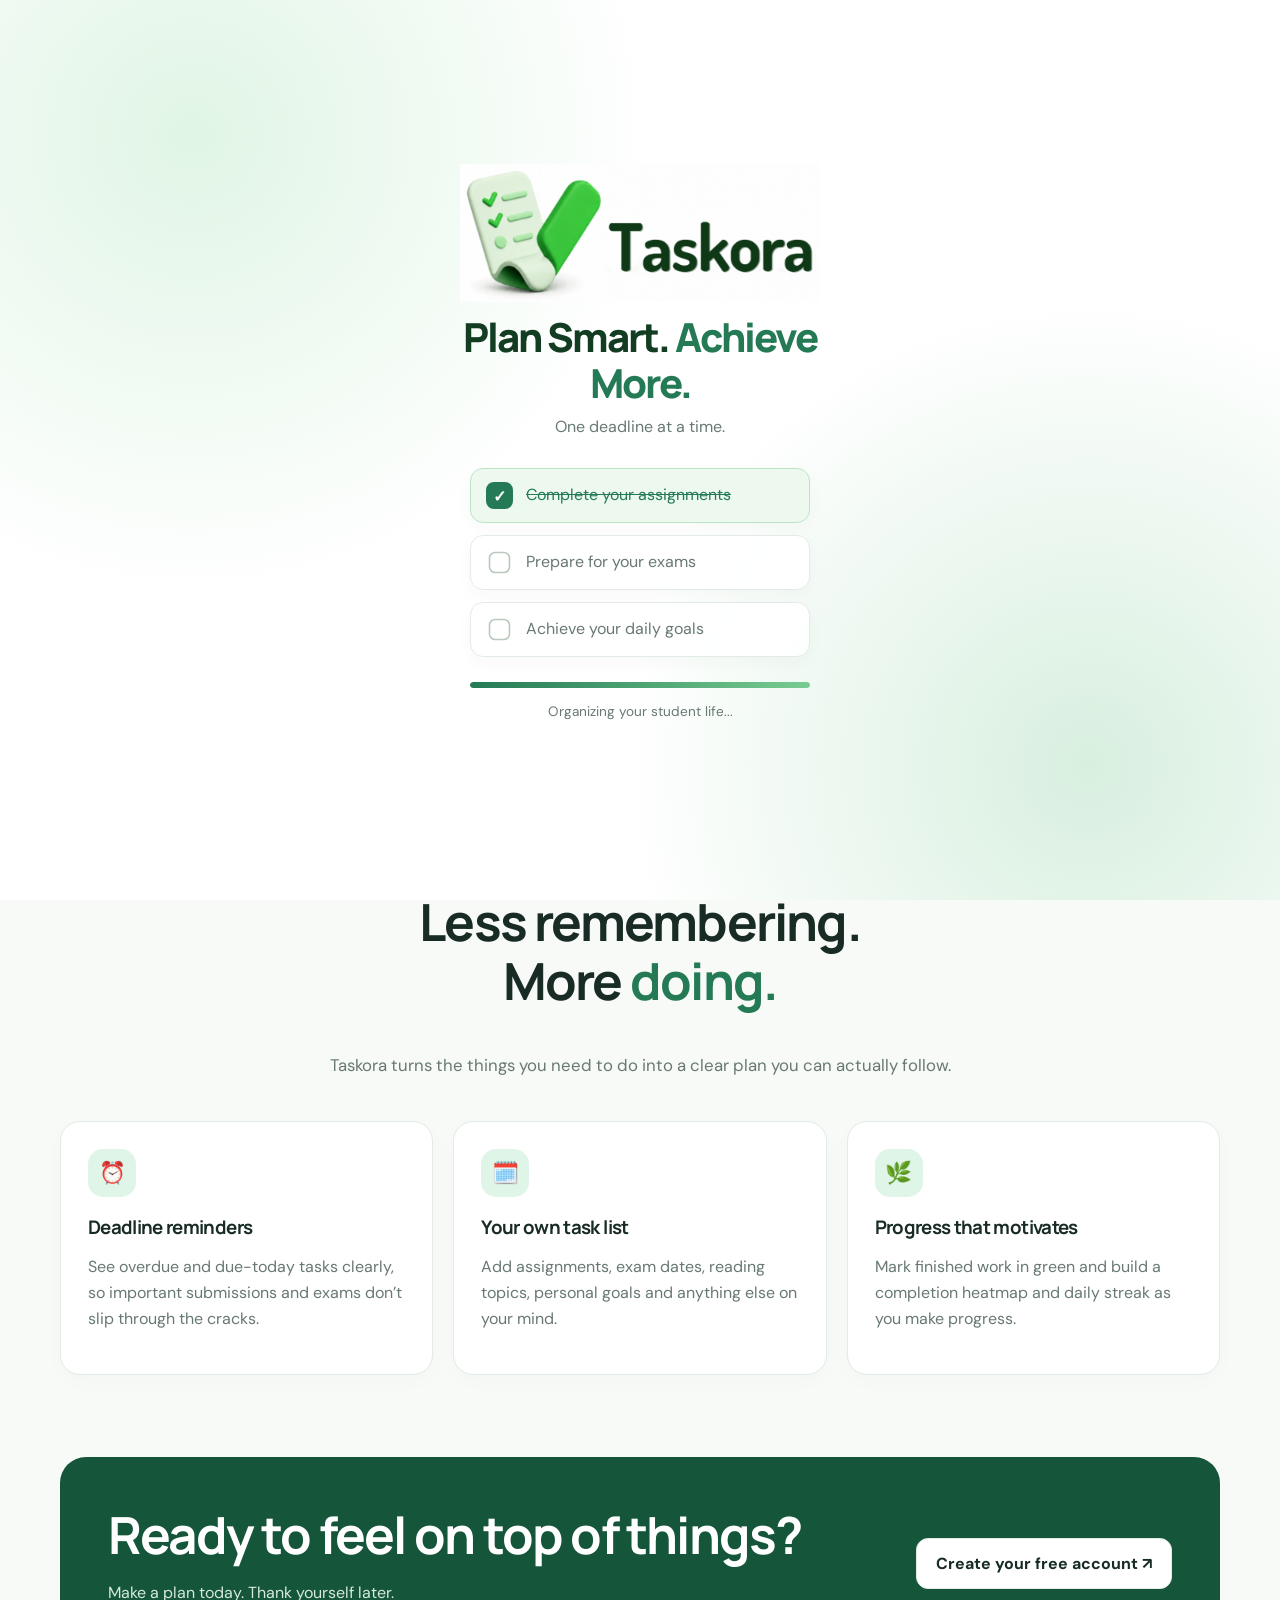
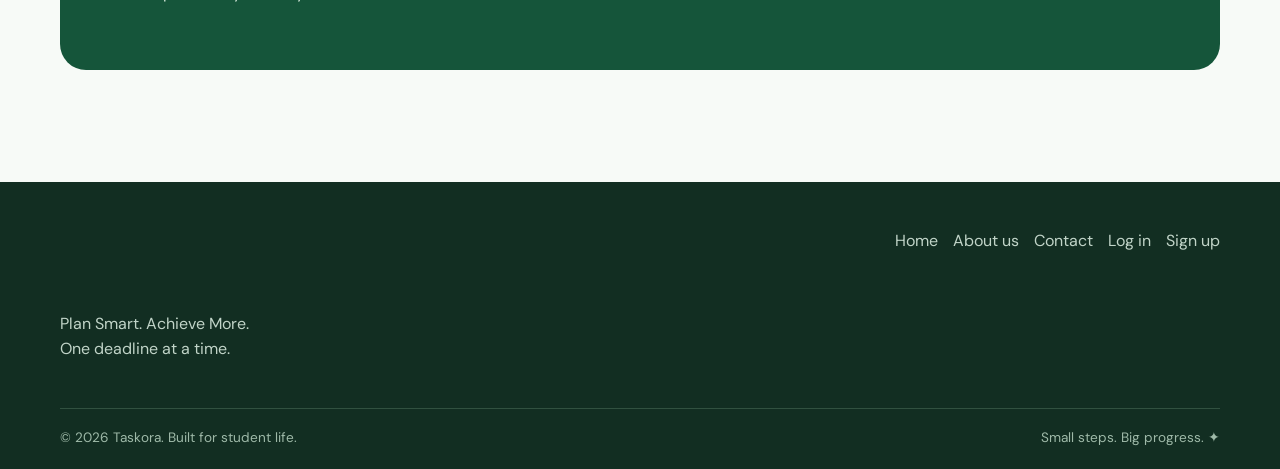
<file: taskora/index.html>
<!DOCTYPE html>
<html lang="en">
<head>
<meta charset="UTF-8">
<meta name="viewport" content="width=device-width,initial-scale=1">
<meta name="description" content="Taskora helps students plan assignments, exams, study sessions, and daily goals.">
<title>
       Taskora — Plan Smart. Achieve More.
    </title>
<link rel="stylesheet" href="assets/css/style.css">
</head><body>
    
<!-- Taskora Animated Splash Screen -->
<div class="splash-screen" id="splashScreen">
    <div class="splash-content">

        <img
            src="assets/images/taskora-logo.png"
            alt="Taskora Logo"
            class="splash-logo"
        >

        <h1 class="splash-title">
            Plan Smart. <span>Achieve More.</span>
        </h1>

        <p class="splash-subtitle">
            One deadline at a time.
        </p>

        <div class="splash-tasks">
            <div class="splash-task">
                <span class="splash-checkbox">✓</span>
                <span>Complete your assignments</span>
            </div>

            <div class="splash-task">
                <span class="splash-checkbox">✓</span>
                <span>Prepare for your exams</span>
            </div>

            <div class="splash-task">
                <span class="splash-checkbox">✓</span>
                <span>Achieve your daily goals</span>
            </div>
        </div>

        <div class="splash-progress">
            <span></span>
        </div>

        <p class="splash-loading">Organizing your student life...</p>

    </div>
</div>

<header class="site-header">
<div class="container nav">

<a class="brand" href="index.html" aria-label="Taskora Home">
    <img
        class="brand-logo"
        src="assets/images/taskora-logo.png"
        alt="Taskora"
    >
</a>

<nav class="nav-links" aria-label="Main navigation">
    <a class="active" href="index.html">Home</a>
    <a class="" href="about.html">About</a>
    <a class="" href="contact.html">Contact</a>
</nav>
<div class="nav-actions"><a class="btn btn-light" href="login.html">Log in</a><a class="btn btn-primary" href="signup.html">Get started ↗</a></div>
</div></header>
<main><section class="hero">
    <div class="container hero-grid">
        <div>
            <span class="eyebrow">✦ Your student life, in sync</span>
            <h1>Make every day a <span>step forward.</span>
            </h1><p class="hero-copy">Assignments, exam dates, reading goals and everyday to-dos — all in one calm space. Stay ahead of deadlines without the last-minute panic.</p>
            <div class="hero-actions"><a class="btn btn-primary" href="signup.html">Start planning free ↗</a><a class="btn btn-light" href="about.html">Explore Taskora</a></div>
            <div class="micro-proof"><div class="avatar-stack"><span>📚</span><span>🎓</span><span>✨</span></div><span>Designed for busy students, made for progress.</span></div>
        </div><div class="hero-art"><div class="orb"></div>
        <div class="hero-panel"><div class="panel-top"><div><small>YOUR WEEK AT A GLANCE</small><h3 style="margin:5px 0 0">A little progress, daily</h3></div><span>🌱</span></div><p style="font-size:.88rem;margin:18px 0 5px">Weekly momentum <b style="float:right;color:#247a55">72%</b></p><div class="progress-line"><span></span></div><div class="demo-task"><span class="demo-check">✓</span><div><strong>Review lecture notes</strong><small>Today · Reading</small></div></div><div class="demo-task"><span class="demo-check">✓</span><div><strong>Submit database assignment</strong><small>Tomorrow · Assignment</small></div></div><div class="demo-task"><span class="demo-check" style="background:#fff0d9;color:#9c5b00">◷</span><div><strong>Prepare for mathematics exam</strong><small>Friday · Exam prep</small></div></div></div><div class="floating-note">🔥 <span>Keep your streak going!</span></div></div></div></section>
<section class="section"><div class="container"><div class="section-head"><span class="eyebrow">Everything in one place</span><h2>Less remembering.<br>More <span style="color:var(--green)">doing.</span></h2><p>Taskora turns the things you need to do into a clear plan you can actually follow.</p></div><div class="feature-grid"><article class="feature-card"><div class="feature-icon">⏰</div><h3>Deadline reminders</h3><p>See overdue and due-today tasks clearly, so important submissions and exams don’t slip through the cracks.</p></article><article class="feature-card"><div class="feature-icon">🗓️</div><h3>Your own task list</h3><p>Add assignments, exam dates, reading topics, personal goals and anything else on your mind.</p></article><article class="feature-card"><div class="feature-icon">🌿</div><h3>Progress that motivates</h3><p>Mark finished work in green and build a completion heatmap and daily streak as you make progress.</p></article></div></div></section>
<section class="section" style="padding-top:0"><div class="container"><div class="cta-band"><div><h2>Ready to feel on top of things?</h2><p>Make a plan today. Thank yourself later.</p></div><a class="btn btn-light" href="signup.html">Create your free account ↗</a></div></div></section></main>
<footer class="site-footer"><div class="container"><div class="footer-top"><div>
    
<a class="brand footer-brand" href="index.html"
   aria-label="Taskora Home">
    <img
        class="brand-logo"
        src="assets/images/taskora-logo.png"
        alt="Taskora"
    >
</a>

    <p>Plan Smart. Achieve More.<br>One deadline at a time.</p></div><div class="footer-links"><a href="index.html">Home</a><a href="about.html">About us</a><a href="contact.html">Contact</a><a href="login.html">Log in</a><a href="signup.html">Sign up</a></div></div><div class="footer-bottom"><span>© 2026 Taskora. Built for student life.</span><span>Small steps. Big progress. ✦</span></div></div></footer><script src="assets/js/splash.js"></script></body></html>
</file>
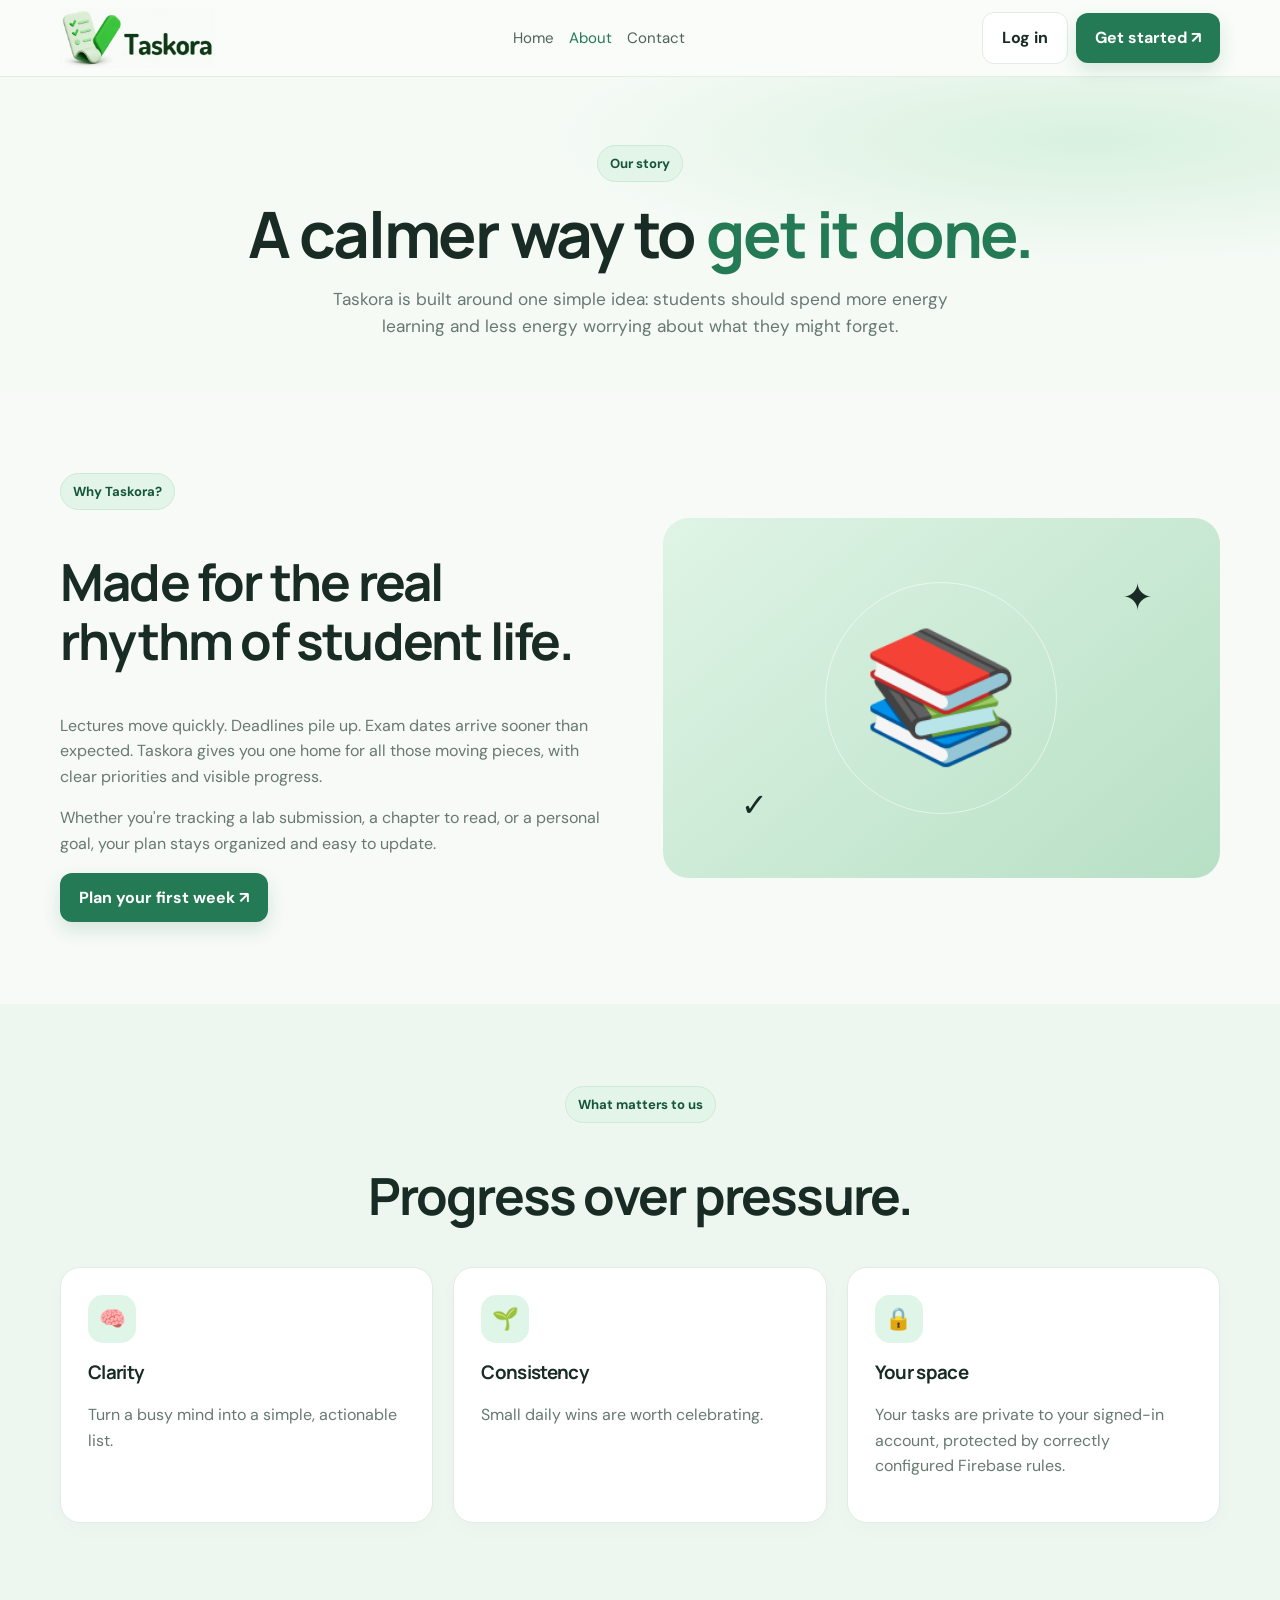
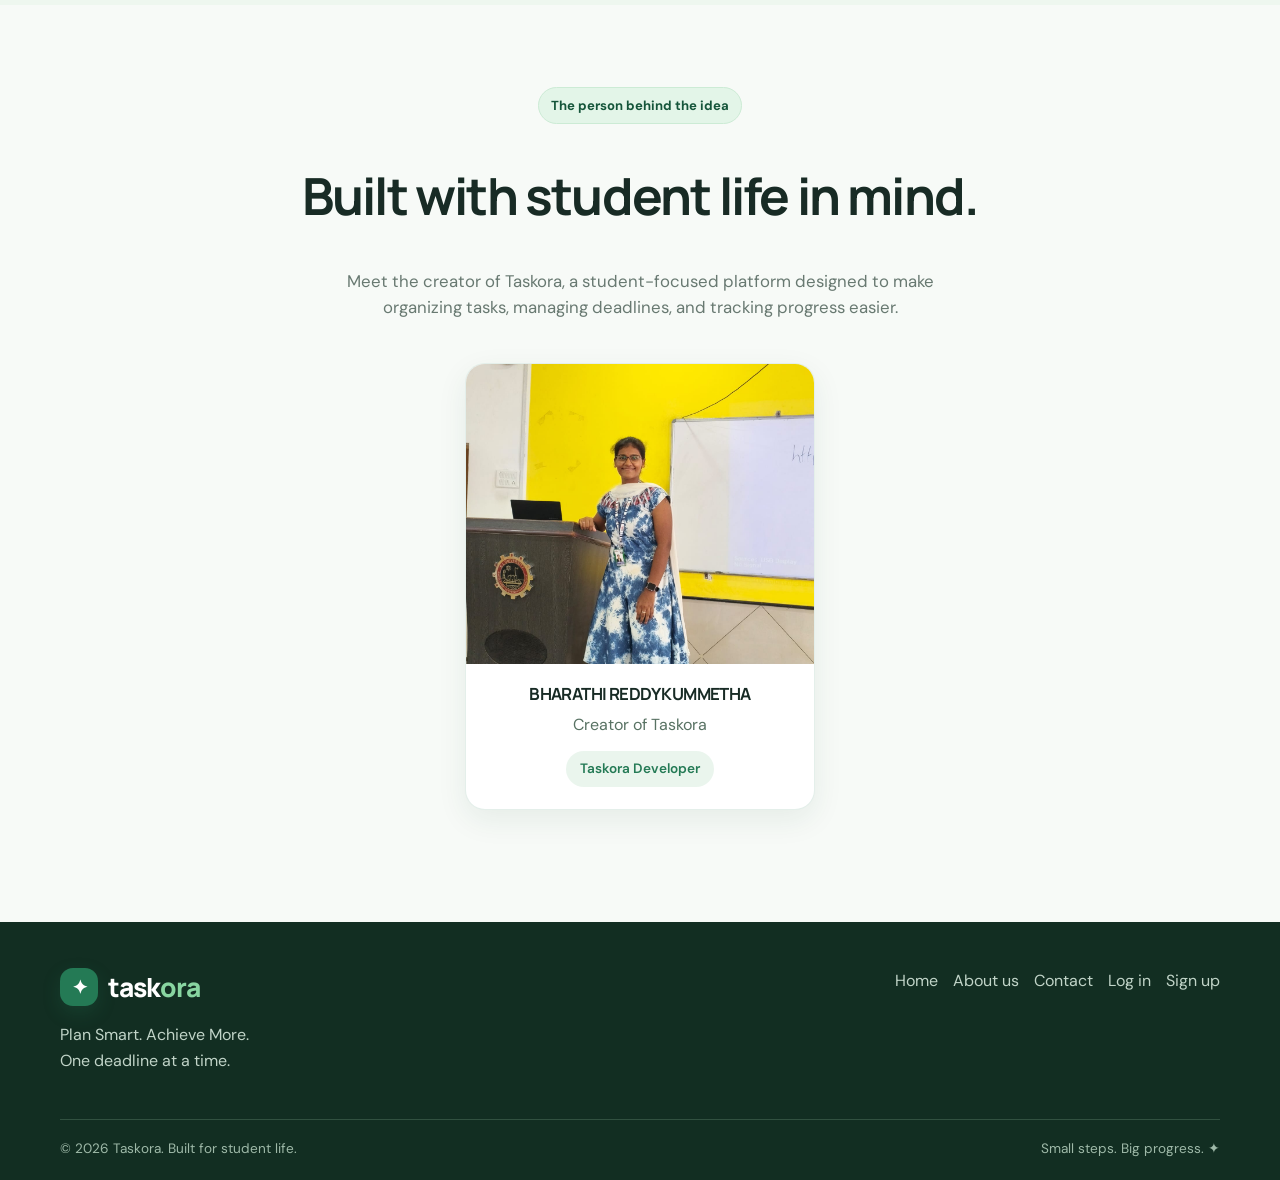
<file: taskora/about.html>
<!DOCTYPE html>
<html lang="en">
<head>
    <meta charset="UTF-8">
    <meta name="viewport" content="width=device-width, initial-scale=1.0">
    <meta name="description" content="Learn about Taskora, a student-friendly task and deadline management platform.">

    <meta name="theme-color" content="#247a55">

    <title>About Taskora | Our Story</title>

    <link rel="stylesheet" href="assets/css/style.css">

    <style>
        /* About page enhancements */
        .team-grid {
            display: grid;
            grid-template-columns: minmax(250px, 350px);
            justify-content: center;
            gap: 24px;
            margin-top: 30px;
        }

        .team-card {
            overflow: hidden;
            text-align: center;
            padding-bottom: 22px;
            border-radius: 20px;
            background: #ffffff;
            border: 1px solid rgba(36, 122, 85, 0.12);
            box-shadow: 0 10px 30px rgba(25, 75, 48, 0.08);
            transition: transform 0.3s ease, box-shadow 0.3s ease;
        }

        .team-card:hover {
            transform: translateY(-8px);
            box-shadow: 0 18px 40px rgba(25, 75, 48, 0.15);
        }

        .team-photo {
            display: block;
            width: 100%;
            height: 300px;
            object-fit: cover;
            object-position: center;
            background: #e1eee4;
        }

        .team-card h3 {
            margin: 20px 12px 8px;
            font-size: 1.05rem;
            overflow-wrap: anywhere;
        }

        .team-card p {
            margin: 0 12px;
            color: #587263;
        }

        .team-role {
            display: inline-block;
            margin-top: 14px;
            padding: 7px 14px;
            border-radius: 30px;
            background: #eaf5ed;
            color: #247a55;
            font-size: 0.85rem;
            font-weight: 600;
        }

        .team-intro {
            max-width: 620px;
            margin: 12px auto 0;
        }

        @media (max-width: 480px) {
            .team-grid {
                grid-template-columns: minmax(0, 1fr);
            }

            .team-photo {
                height: 260px;
            }

            .team-card h3 {
                font-size: 0.98rem;
            }
        }
    </style>
</head>

<body>

    <!-- Navigation -->
    <header class="site-header">
        <div class="container nav">

            

<a class="brand footer-brand" href="index.html"
   aria-label="Taskora Home">
    <img
        class="brand-logo"
        src="assets/images/taskora-logo.png"
        alt="Taskora"
    >
</a>


            <nav class="nav-links" aria-label="Main navigation">
                <a href="index.html">Home</a>
                <a class="active" href="about.html" aria-current="page">About</a>
                <a href="contact.html">Contact</a>
            </nav>

            <div class="nav-actions">
                <a class="btn btn-light" href="login.html">Log in</a>
                <a class="btn btn-primary" href="signup.html">Get started ↗</a>
            </div>

        </div>
    </header>

    <main>

        <!-- Hero section -->
        <section class="page-hero">
            <span class="eyebrow">Our story</span>

            <h1>
                A calmer way to
                <span style="color: var(--green);">get it done.</span>
            </h1>

            <p>
                Taskora is built around one simple idea: students should spend
                more energy learning and less energy worrying about what they
                might forget.
            </p>
        </section>

        <!-- About section -->
        <section class="section">
            <div class="container about-grid">

                <div>
                    <span class="eyebrow">Why Taskora?</span>

                    <h2>Made for the real rhythm of student life.</h2>

                    <p>
                        Lectures move quickly. Deadlines pile up. Exam dates
                        arrive sooner than expected. Taskora gives you one home
                        for all those moving pieces, with clear priorities and
                        visible progress.
                    </p>

                    <p>
                        Whether you're tracking a lab submission, a chapter to
                        read, or a personal goal, your plan stays organized and
                        easy to update.
                    </p>

                    <a class="btn btn-primary" href="signup.html">
                        Plan your first week ↗
                    </a>
                </div>

                <div class="about-visual" aria-label="Illustration of study books">
                    📚

                    <span style="position: absolute; right: 12%; top: 14%; font-size: 2.3rem;">
                        ✦
                    </span>

                    <span style="position: absolute; left: 14%; bottom: 13%; font-size: 2rem;">
                        ✓
                    </span>
                </div>

            </div>
        </section>

        <!-- Values section -->
        <section class="section" style="background: #eef7ef;">
            <div class="container">

                <div class="section-head">
                    <span class="eyebrow">What matters to us</span>
                    <h2>Progress over pressure.</h2>
                </div>

                <div class="values-grid">

                    <article class="value-card">
                        <div class="feature-icon">🧠</div>
                        <h3>Clarity</h3>
                        <p>
                            Turn a busy mind into a simple, actionable list.
                        </p>
                    </article>

                    <article class="value-card">
                        <div class="feature-icon">🌱</div>
                        <h3>Consistency</h3>
                        <p>
                            Small daily wins are worth celebrating.
                        </p>
                    </article>

                    <article class="value-card">
                        <div class="feature-icon">🔒</div>
                        <h3>Your space</h3>
                        <p>
                            Your tasks are private to your signed-in account,
                            protected by correctly configured Firebase rules.
                        </p>
                    </article>

                </div>
            </div>
        </section>

        <!-- Developer profile section -->
        <section class="section">
            <div class="container">

                <div class="section-head">
                    <span class="eyebrow">The person behind the idea</span>

                    <h2>Built with student life in mind.</h2>

                    <p class="team-intro">
                        Meet the creator of Taskora, a student-focused platform
                        designed to make organizing tasks, managing deadlines,
                        and tracking progress easier.
                    </p>
                </div>

                <div class="team-grid">

                    <article class="team-card">

                        <img
                            class="team-photo"
                            src="assets/images/image1.jpeg"
                            alt="Portrait of Bharathi Reddy Kummetha"
                            loading="lazy"
                        >

                        <h3>BHARATHI REDDY KUMMETHA</h3>

                        <p>
                            Creator of Taskora
                        </p>

                        <span class="team-role">
                            Taskora Developer
                        </span>

                    </article>

                </div>

            </div>
        </section>

    </main>

    <!-- Footer -->
    <footer class="site-footer">
        <div class="container">

            <div class="footer-top">

                <div>
                    <a class="brand" href="index.html" aria-label="Taskora home">
                        <span class="brand-mark">✦</span>
                        <span>task<em>ora</em></span>
                    </a>

                    <p>
                        Plan Smart. Achieve More.<br>
                        One deadline at a time.
                    </p>
                </div>

                <div class="footer-links">
                    <a href="index.html">Home</a>
                    <a href="about.html">About us</a>
                    <a href="contact.html">Contact</a>
                    <a href="login.html">Log in</a>
                    <a href="signup.html">Sign up</a>
                </div>

            </div>

            <div class="footer-bottom">
                <span>© 2026 Taskora. Built for student life.</span>
                <span>Small steps. Big progress. ✦</span>
            </div>

        </div>
    </footer>

</body>
</html>
</file>
<file: taskora/assets/css/style.css>
@import url('https://fonts.googleapis.com/css2?family=DM+Sans:wght@400;500;600;700&family=Manrope:wght@400;500;600;700;800&display=swap');
:root{--green:#247a55;--green-dark:#15553a;--mint:#dff5e8;--ink:#182b25;--muted:#687971;--paper:#f7faf7;--white:#fff;--line:#e2ebe5;--orange:#f4a261;--red:#c94c4c;--shadow:0 18px 55px #153f2b12}
*{box-sizing:border-box}html{scroll-behavior:smooth}body{margin:0;font-family:'DM Sans',sans-serif;color:var(--ink);background:var(--paper);line-height:1.6}h1,h2,h3,h4{font-family:Manrope,sans-serif;line-height:1.15;letter-spacing:-.035em}h1{font-size:clamp(2.5rem,6vw,5rem)}h2{font-size:clamp(2rem,4vw,3.2rem)}p{color:var(--muted)}a{color:inherit;text-decoration:none}button,input,textarea,select{font:inherit}button,.btn{cursor:pointer;border:0}.container{width:min(1140px,calc(100% - 40px));margin:auto}.site-header{position:sticky;top:0;z-index:20;background:#f9fcf8eF;backdrop-filter:blur(16px);border-bottom:1px solid #e3ece5}.nav{height:76px;display:flex;align-items:center;justify-content:space-between;gap:24px}.brand{display:inline-flex;align-items:center;gap:10px;font:800 1.35rem Manrope,sans-serif;letter-spacing:-.05em}.brand-mark{width:38px;height:38px;display:grid;place-items:center;border-radius:13px;background:var(--green);color:white;font-size:1.2rem;box-shadow:0 7px 18px #247a5538}.brand em{font-style:normal;color:var(--green)}.nav-links{display:flex;align-items:center;gap:26px;font-size:.94rem;color:#4f6359}.nav-links a:hover,.nav-links a.active{color:var(--green)}.nav-actions{display:flex;align-items:center;gap:10px}.btn{display:inline-flex;align-items:center;justify-content:center;gap:8px;padding:12px 19px;border-radius:12px;font-weight:700;transition:transform .2s,box-shadow .2s,background .2s}.btn:hover{transform:translateY(-2px)}.btn-primary{background:var(--green);color:#fff;box-shadow:0 8px 18px #247a5528}.btn-primary:hover{background:var(--green-dark)}.btn-light{background:#fff;border:1px solid var(--line);color:var(--ink)}.btn-ghost{background:transparent;color:var(--green)}.hero{position:relative;overflow:hidden;padding:84px 0 90px;background:radial-gradient(ellipse at 85% 15%,#d7f2df 0,transparent 33%),radial-gradient(ellipse at 0 85%,#e7f4e7 0,transparent 32%),linear-gradient(130deg,#f9fcf8,#f2faf3)}.hero-grid{display:grid;grid-template-columns:1.05fr .95fr;align-items:center;gap:48px}.eyebrow{display:inline-flex;align-items:center;gap:8px;background:#e3f5e8;color:var(--green-dark);border:1px solid #ccebd5;border-radius:999px;padding:7px 12px;font-weight:700;font-size:.82rem}.hero h1{margin:22px 0 20px}.hero h1 span{color:var(--green)}.hero-copy{font-size:1.12rem;max-width:590px}.hero-actions{display:flex;gap:12px;flex-wrap:wrap;margin:28px 0}.micro-proof{display:flex;align-items:center;gap:12px;color:var(--muted);font-size:.9rem}.avatar-stack{display:flex}.avatar-stack span{width:30px;height:30px;border-radius:50%;display:grid;place-items:center;background:#e3bfa3;border:2px solid white;margin-left:-7px;font-size:.8rem}.avatar-stack span:first-child{margin-left:0;background:#d2e9d9}.hero-art{position:relative;min-height:420px;display:grid;place-items:center}.orb{position:absolute;width:340px;height:340px;border-radius:50%;background:linear-gradient(145deg,#dff5e6,#b6e4c7);filter:blur(1px);animation:float 7s ease-in-out infinite}.hero-panel{position:relative;width:min(100%,420px);padding:25px;border-radius:25px;background:#ffffffed;border:1px solid white;box-shadow:0 28px 75px #235f3b22;transform:rotate(2deg);animation:rise .8s ease both}.panel-top{display:flex;justify-content:space-between;align-items:center}.panel-top small,.muted{color:var(--muted)}.progress-line{height:8px;border-radius:9px;background:#edf2ee;overflow:hidden;margin:8px 0 18px}.progress-line span{display:block;width:72%;height:100%;background:linear-gradient(90deg,#247a55,#83c99a);border-radius:9px}.demo-task{display:flex;align-items:center;gap:12px;padding:13px 0;border-bottom:1px solid #edf1ed}.demo-task:last-child{border:0}.demo-check{width:25px;height:25px;display:grid;place-items:center;border-radius:8px;background:#e2f4e7;color:var(--green)}.demo-task strong{display:block;font-size:.92rem}.demo-task small{color:var(--muted)}.floating-note{position:absolute;right:-2px;bottom:36px;padding:14px 17px;background:white;border-radius:15px;box-shadow:var(--shadow);font-weight:700;animation:float 5s ease-in-out infinite}.floating-note span{color:var(--green)}.section{padding:82px 0}.section-head{text-align:center;max-width:700px;margin:0 auto 42px}.section-head p{font-size:1.05rem}.feature-grid,.values-grid{display:grid;grid-template-columns:repeat(3,1fr);gap:20px}.feature-card,.value-card{background:#fff;border:1px solid var(--line);padding:27px;border-radius:20px;box-shadow:0 6px 22px #153f2b05;transition:transform .25s,box-shadow .25s}.feature-card:hover,.value-card:hover{transform:translateY(-6px);box-shadow:var(--shadow)}.feature-icon{width:48px;height:48px;border-radius:15px;display:grid;place-items:center;background:var(--mint);font-size:1.35rem}.feature-card h3{margin:20px 0 8px}.cta-band{background:var(--green-dark);color:#fff;padding:48px;border-radius:26px;display:flex;justify-content:space-between;align-items:center;gap:20px}.cta-band h2{margin:0;color:#fff}.cta-band p{color:#d5e9dc}.page-hero{padding:68px 0 50px;background:radial-gradient(ellipse at 85% 20%,#d8f1df,transparent 35%),#f5faf5;text-align:center}.page-hero h1{font-size:clamp(2.4rem,5vw,4rem);margin:15px auto}.page-hero p{max-width:680px;margin:0 auto;font-size:1.08rem}.about-grid{display:grid;grid-template-columns:1fr 1fr;align-items:center;gap:45px}.about-visual{min-height:360px;border-radius:26px;background:linear-gradient(140deg,#dff4e5,#b7e0c5);display:grid;place-items:center;font-size:8rem;position:relative;overflow:hidden}.about-visual:after{content:"";position:absolute;width:230px;height:230px;border:1px solid #fff8;border-radius:50%;animation:spin 22s linear infinite}.team-grid{display:grid;grid-template-columns:repeat(3,1fr);gap:22px}.team-card{overflow:hidden;background:white;border:1px solid var(--line);border-radius:20px;text-align:center;padding-bottom:24px}.team-photo{height:210px;width:100%;object-fit:cover;background:#e1eee4}.team-card h3{margin:18px 0 4px}.team-card p{margin:0}.contact-grid{display:grid;grid-template-columns:.8fr 1.2fr;gap:28px}.contact-info,.form-card,.auth-card,.profile-card,.panel-card{background:#fff;border:1px solid var(--line);border-radius:22px;padding:28px;box-shadow:var(--shadow)}.contact-item{display:flex;gap:14px;margin:25px 0}.contact-item b{display:block}.field{margin:0 0 17px}.field label{display:block;font-size:.9rem;font-weight:700;margin-bottom:7px}.field input,.field textarea,.field select,.filter-select{width:100%;padding:13px 14px;border:1px solid #dbe6de;border-radius:11px;background:#fbfdfb;outline:none;color:var(--ink)}.field input:focus,.field textarea:focus,.field select:focus{border-color:#65ae7d;box-shadow:0 0 0 3px #dff5e8}.field textarea{min-height:130px;resize:vertical}.auth-shell{min-height:calc(100vh - 150px);display:grid;place-items:center;padding:55px 20px;background:radial-gradient(ellipse at 20% 20%,#dff5e6,transparent 34%),radial-gradient(ellipse at 80% 80%,#d5eddd,transparent 30%),#f7faf7}.auth-card{width:min(100%,460px);padding:36px;animation:rise .55s ease both}.auth-card h1{font-size:2.1rem;margin:10px 0}.auth-card>p{margin-bottom:25px}.auth-logo{display:flex;justify-content:center;margin-bottom:20px}.auth-card .btn{width:100%}.divider{display:flex;align-items:center;gap:12px;color:#8a9a91;font-size:.83rem;margin:20px 0}.divider:before,.divider:after{content:"";height:1px;background:var(--line);flex:1}.form-message{font-size:.9rem;margin:12px 0}.form-message.error{color:#b23c3c}.form-message.success{color:var(--green)}.auth-bottom{text-align:center;margin:20px 0 0;font-size:.9rem}.dashboard-wrap{padding:36px 0 70px}.dashboard-heading{display:flex;justify-content:space-between;align-items:center;gap:20px;margin-bottom:25px}.dashboard-heading h1{font-size:2.3rem;margin:0 0 8px}.dashboard-layout{display:grid;grid-template-columns:1.65fr .85fr;gap:22px;align-items:start}.stats-grid{display:grid;grid-template-columns:repeat(4,1fr);gap:14px;margin-bottom:22px}.stat-card{background:white;border:1px solid var(--line);border-radius:17px;padding:18px}.stat-card small{display:block;color:var(--muted)}.stat-card strong{font:800 1.8rem Manrope,sans-serif;display:block;margin-top:7px}.stat-icon{float:right;font-size:1.2rem}.panel-card{margin-bottom:20px;padding:24px}.panel-heading{display:flex;justify-content:space-between;align-items:center;gap:14px;margin-bottom:20px}.panel-heading h2{font-size:1.25rem;margin:0}.task-form-grid{display:grid;grid-template-columns:1fr 1fr;gap:0 14px}.field.full{grid-column:1/-1}.task-row{display:flex;align-items:center;gap:13px;padding:15px 0;border-bottom:1px solid #edf1ed}.task-row:last-child{border-bottom:0}.task-icon{width:43px;height:43px;border-radius:13px;background:#edf7ef;display:grid;place-items:center;font-size:1.25rem}.task-main{flex:1;min-width:0}.task-main strong{display:block;overflow-wrap:anywhere}.task-main span{display:block;font-size:.82rem;color:var(--muted)}.status-pill{white-space:nowrap;border-radius:999px;padding:5px 9px;font-size:.75rem;font-weight:700;background:#edf6ef;color:#2c7b4d}.status-pill.overdue{background:#fde8e6;color:#b73c38}.status-pill.due{background:#fff0d9;color:#9c5b00}.status-pill.done{background:#dff5e8;color:#176c42}.profile-top{display:flex;align-items:center;gap:13px}.profile-avatar{width:52px;height:52px;border-radius:17px;display:grid;place-items:center;background:var(--green);color:white;font:800 1.4rem Manrope}.profile-top h3{margin:0}.profile-top p{margin:2px 0}.heatmap{display:grid;grid-template-columns:repeat(12,1fr);gap:5px;margin:18px 0}.heat-cell{aspect-ratio:1;border-radius:4px;background:#edf2ee}.heat-cell.level-1{background:#c9e9d2}.heat-cell.level-2{background:#91d1a4}.heat-cell.level-3{background:#55ad75}.heat-cell.level-4{background:#247a55}.heat-legend{display:flex;justify-content:space-between;align-items:center;color:var(--muted);font-size:.75rem}.streak-box{display:flex;justify-content:space-between;align-items:center;background:#fff8e9;border-radius:14px;padding:14px;margin-top:16px}.streak-box strong{font-size:1.4rem}.reminder-banner{padding:14px 18px;border-radius:13px;background:#fff0d9;color:#805000;font-weight:700;margin-bottom:20px}.task-toolbar{display:flex;gap:12px;flex-wrap:wrap}.task-toolbar .filter-select{width:auto;min-width:155px}.task-card{display:flex;align-items:center;gap:15px;padding:18px;background:#fff;border:1px solid var(--line);border-radius:17px;margin-bottom:12px;transition:background .2s,border .2s}.task-card.is-complete{background:#e9f8ed;border-color:#b9e4c5}.complete-toggle{flex:0 0 29px;width:29px;height:29px;border:2px solid #a9b9ae;border-radius:9px;background:white;color:white;font-weight:800}.is-complete .complete-toggle{background:var(--green);border-color:var(--green)}.task-card-content{flex:1;min-width:0}.task-card h3{font-size:1rem;margin:0 0 5px;overflow-wrap:anywhere}.task-card p{font-size:.85rem;margin:0}.task-card.is-complete h3{text-decoration:line-through;color:#3e7653}.task-card .task-note{margin-top:7px}.delete-task{background:transparent;color:#a34c4c;font-size:.82rem;font-weight:700;padding:7px}.empty-state{text-align:center;padding:30px;color:var(--muted);background:#fbfdfb;border:1px dashed #d9e5dc;border-radius:14px}.site-footer{background:#122e22;color:#fff;padding:46px 0 20px;margin-top:30px}.footer-top{display:flex;justify-content:space-between;gap:30px;flex-wrap:wrap}.site-footer p,.site-footer a{color:#c1d4c8}.footer-links{display:flex;gap:20px;flex-wrap:wrap}.footer-bottom{border-top:1px solid #315140;margin-top:30px;padding-top:18px;color:#9eb9a8;font-size:.85rem;display:flex;justify-content:space-between;gap:15px;flex-wrap:wrap}.site-footer .brand{color:white}.site-footer .brand em{color:#88d5a1}.mobile-menu{display:none}
@keyframes rise{from{opacity:0;transform:translateY(18px)}to{opacity:1;transform:translateY(0)}}@keyframes float{0%,100%{transform:translateY(0)}50%{transform:translateY(-13px)}}@keyframes spin{to{transform:rotate(360deg)}}
@media(max-width:900px){.nav-links{gap:13px}.hero-grid,.dashboard-layout,.about-grid,.contact-grid{grid-template-columns:1fr}.hero-art{min-height:370px}.stats-grid{grid-template-columns:repeat(2,1fr)}.team-grid,.feature-grid,.values-grid{grid-template-columns:repeat(2,1fr)}.dashboard-layout{gap:10px}.about-visual{min-height:280px}}
@media(max-width:650px){.nav{height:auto;min-height:70px;flex-wrap:wrap;padding:12px 0}.nav-links{order:3;width:100%;overflow:auto;padding:7px 0;gap:18px}.nav-actions .btn-light{display:none}.nav-actions .btn{padding:10px 12px}.hero{padding:55px 0}.hero-grid{gap:15px}.hero-art{min-height:330px}.orb{width:260px;height:260px}.hero-panel{padding:19px}.floating-note{right:0;bottom:10px}.section{padding:55px 0}.feature-grid,.values-grid,.team-grid{grid-template-columns:1fr}.cta-band{padding:28px;display:block}.cta-band .btn{margin-top:15px}.contact-grid{gap:16px}.auth-card{padding:25px}.dashboard-heading{align-items:flex-start;flex-direction:column}.stats-grid{gap:9px}.stat-card{padding:14px}.stat-card strong{font-size:1.5rem}.panel-card{padding:18px}.task-form-grid{grid-template-columns:1fr}.field.full{grid-column:auto}.task-toolbar .filter-select{width:100%}.task-card{gap:10px;flex-wrap:wrap}.task-card-content{width:calc(100% - 50px)}.task-card .status-pill{margin-left:40px}.footer-top{display:block}.footer-links{margin-top:20px}}

/* Taskora developer profile */
.team-card {
  transition: transform 0.3s ease, box-shadow 0.3s ease;
}

.team-card:hover {
  transform: translateY(-8px);
  box-shadow: 0 18px 40px rgba(21, 85, 58, 0.12);
}

.team-photo {
  display: block;
  width: 100%;
  height: 280px;
  object-fit: cover;
  object-position: center;
  background: #dff5e8;
}

.team-card h3 {
  padding: 0 12px;
  font-size: 1.05rem;
  overflow-wrap: anywhere;
}

.team-card p {
  padding: 0 12px;
}

/* ================================
   TASKORA LOGO
================================ */
.brand {
    display: inline-flex;
    align-items: center;
    flex-shrink: 0;
}

.brand-logo {
    display: block;
    width: 155px;
    height: auto;
    max-height: 60px;
    object-fit: contain;
    mix-blend-mode: multiply;
}

.footer-brand .brand-logo {
    width: 155px;
}

/* ================================
   TASKORA SPLASH SCREEN
================================ */
.splash-screen {
    position: fixed;
    inset: 0;
    z-index: 99999;
    display: flex;
    align-items: center;
    justify-content: center;
    min-height: 100vh;
    padding: 24px;
    overflow: hidden;
    background:
        radial-gradient(
            circle at 15% 15%,
            #e0f5e5 0,
            transparent 35%
        ),
        radial-gradient(
            circle at 85% 85%,
            #d8efdf 0,
            transparent 35%
        ),
        #ffffff;
    opacity: 1;
    visibility: visible;
    transition:
        opacity 0.8s ease,
        visibility 0.8s ease;
}

.splash-screen.splash-hidden {
    opacity: 0;
    visibility: hidden;
    pointer-events: none;
}

.splash-content {
    width: min(100%, 440px);
    text-align: center;
    animation: splashEntrance 0.9s ease both;
}

.splash-logo {
    display: block;
    width: min(100%, 360px);
    height: auto;
    margin: 0 auto 12px;
    mix-blend-mode: multiply;
    animation: logoFloat 2.5s ease-in-out infinite;
}

.splash-title {
    margin: 12px 0 8px;
    font-size: clamp(1.7rem, 5vw, 2.5rem);
    font-weight: 800;
    color: #123d22;
    letter-spacing: -0.05em;
    animation: titleReveal 0.9s ease both;
}

.splash-title span {
    color: #247a55;
}

.splash-subtitle {
    margin: 0 0 28px;
    font-size: 1rem;
    color: #687971;
}

.splash-tasks {
    width: min(100%, 340px);
    margin: 0 auto;
    text-align: left;
}

.splash-task {
    display: flex;
    align-items: center;
    gap: 13px;
    margin: 12px 0;
    padding: 13px 15px;
    border: 1px solid #e2ebe5;
    border-radius: 13px;
    background: #ffffffd9;
    box-shadow: 0 5px 18px #153f2b08;
    color: #687971;
    opacity: 0;
    transform: translateY(15px);
    animation: taskAppear 0.5s ease forwards;
}

.splash-task:nth-child(1) {
    animation-delay: 0.5s;
}

.splash-task:nth-child(2) {
    animation-delay: 1.15s;
}

.splash-task:nth-child(3) {
    animation-delay: 1.8s;
}

.splash-checkbox {
    display: grid;
    flex-shrink: 0;
    place-items: center;
    width: 27px;
    height: 27px;
    border: 2px solid #b9c9bd;
    border-radius: 8px;
    background: #ffffff;
    color: transparent;
    font-weight: 800;
    transform: scale(0.8);
    transition:
        background 0.3s ease,
        border-color 0.3s ease,
        color 0.3s ease,
        transform 0.3s ease;
}

.splash-task.is-checked {
    background: #edf8ef;
    border-color: #b9e4c5;
    color: #247a55;
}

.splash-task.is-checked .splash-checkbox {
    background: #247a55;
    border-color: #247a55;
    color: white;
    transform: scale(1);
}

.splash-task.is-checked > span:last-child {
    text-decoration: line-through;
}

.splash-progress {
    width: min(100%, 340px);
    height: 6px;
    margin: 25px auto 12px;
    overflow: hidden;
    border-radius: 20px;
    background: #e8f0e9;
}

.splash-progress span {
    display: block;
    width: 0;
    height: 100%;
    border-radius: inherit;
    background: linear-gradient(90deg, #247a55, #78cc91);
    animation: progressFill 3.2s linear forwards;
}

.splash-loading {
    font-size: 0.85rem;
    color: #687971;
    animation: loadingPulse 1.2s ease-in-out infinite;
}

/* ================================
   ANIMATION KEYFRAMES
================================ */
@keyframes splashEntrance {
    from {
        opacity: 0;
        transform: translateY(25px) scale(0.97);
    }
    to {
        opacity: 1;
        transform: translateY(0) scale(1);
    }
}

@keyframes logoFloat {
    0%, 100% {
        transform: translateY(0);
    }
    50% {
        transform: translateY(-5px);
    }
}

@keyframes titleReveal {
    from {
        opacity: 0;
        transform: translateY(12px);
    }
    to {
        opacity: 1;
        transform: translateY(0);
    }
}

@keyframes taskAppear {
    to {
        opacity: 1;
        transform: translateY(0);
    }
}

@keyframes progressFill {
    to {
        width: 100%;
    }
}

@keyframes loadingPulse {
    0%, 100% {
        opacity: 0.55;
    }
    50% {
        opacity: 1;
    }
}

/* Mobile responsiveness */
@media (max-width: 650px) {
    .brand-logo {
        width: 125px;
    }

    .splash-logo {
        width: min(100%, 300px);
    }

    .splash-content {
        max-width: 360px;
    }

    .splash-task {
        padding: 11px;
        font-size: 0.9rem;
    }
}

/* Respect accessibility preferences */
@media (prefers-reduced-motion: reduce) {
    .splash-content,
    .splash-logo,
    .splash-title,
    .splash-task,
    .splash-loading,
    .splash-progress span {
        animation: none;
    }

    .splash-task {
        opacity: 1;
        transform: none;
    }

    .splash-progress span {
        width: 100%;
    }
}

/* Taskora brand logo */
.brand {
    display: inline-flex;
    align-items: center;
    gap: 10px;
    text-decoration: none;
    font-size: 1.65rem;
    font-weight: 800;
    letter-spacing: -1px;
    color: #172b22;
}

.brand-mark {
    display: inline-flex;
    align-items: center;
    justify-content: center;
    flex-shrink: 0;
    line-height: 0;
}

.brand-mark svg {
    display: block;
    width: 38px;
    height: 38px;
    transition: transform 0.3s ease;
}

.brand:hover .brand-mark svg {
    transform: rotate(-8deg) scale(1.08);
}

.brand em {
    color: #247a55;
    font-style: normal;
}

/* Password show/hide functionality */
.password-wrapper {
  position: relative;
  width: 100%;
}

.password-wrapper input {
  width: 100%;
  box-sizing: border-box;
}

.password-toggle {
  position: absolute;
  right: 12px;
  top: 50%;
  transform: translateY(-50%);
  border: none;
  background: transparent;
  color: #2563eb;
  font: inherit;
  font-size: 13px;
  font-weight: 600;
  cursor: pointer;
  padding: 6px;
}

.password-toggle:hover {
  color: #1d4ed8;
}

.password-toggle:focus-visible {
  outline: 2px solid #2563eb;
  border-radius: 4px;
}

/* =====================================
   TASKORA MOBILE RESPONSIVE FIX
===================================== */

* {
    box-sizing: border-box;
}

html, body {
    width: 100%;
    max-width: 100%;
    overflow-x: hidden;
}

body {
    word-break: normal;
    overflow-wrap: break-word;
}

/* Main container */
.container {
    width: 100%;
    max-width: 1200px;
    margin-left: auto;
    margin-right: auto;
    padding-left: 20px;
    padding-right: 20px;
}

/* Header */
.site-header {
    width: 100%;
}

.nav {
    display: flex;
    align-items: center;
    justify-content: space-between;
    flex-wrap: wrap;
    gap: 12px;
}

.nav-links {
    display: flex;
    align-items: center;
    flex-wrap: wrap;
    gap: 15px;
}

.nav-actions {
    display: flex;
    align-items: center;
    gap: 8px;
}

/* Dashboard */
.dashboard-wrap {
    width: 100%;
    min-width: 0;
}

.dashboard-heading {
    display: flex;
    align-items: center;
    justify-content: space-between;
    flex-wrap: wrap;
    gap: 20px;
}

.dashboard-heading > div {
    min-width: 0;
}

.dashboard-heading h1 {
    font-size: clamp(2rem, 6vw, 3.5rem);
    line-height: 1.2;
    overflow-wrap: normal;
    word-break: normal;
}

.dashboard-heading p {
    max-width: 100%;
    line-height: 1.6;
    white-space: normal;
}

/* Panel */
.panel-card {
    width: 100%;
    min-width: 0;
}

.panel-heading {
    display: flex;
    justify-content: space-between;
    align-items: center;
    flex-wrap: wrap;
    gap: 12px;
}

.panel-heading h2 {
    font-size: clamp(1.2rem, 4vw, 1.7rem);
    line-height: 1.4;
}

/* Filters */
.task-toolbar {
    display: flex;
    flex-wrap: wrap;
    gap: 12px;
}

.filter-select {
    min-width: 140px;
    max-width: 100%;
}

/* Task content */
#all-tasks {
    width: 100%;
    min-width: 0;
}

#all-tasks * {
    max-width: 100%;
}

/* Footer */
.footer-top {
    display: flex;
    justify-content: space-between;
    flex-wrap: wrap;
    gap: 25px;
}

.footer-links {
    display: flex;
    flex-wrap: wrap;
    gap: 15px;
}

.footer-bottom {
    display: flex;
    justify-content: space-between;
    flex-wrap: wrap;
    gap: 10px;
}

/* Mobile screens */
@media screen and (max-width: 768px) {

    .container {
        padding-left: 16px;
        padding-right: 16px;
    }

    .nav {
        flex-direction: column;
        align-items: stretch;
        padding-top: 15px;
        padding-bottom: 15px;
    }

    .nav-links {
        justify-content: center;
    }

    .nav-actions {
        justify-content: center;
        flex-wrap: wrap;
    }

    .dashboard-heading {
        flex-direction: column;
        align-items: flex-start;
    }

    .dashboard-heading h1 {
        font-size: 36px;
    }

    .dashboard-heading p {
        font-size: 14px;
    }

    .panel-heading {
        align-items: flex-start;
    }

    .task-toolbar {
        flex-direction: column;
        width: 100%;
    }

    .filter-select {
        width: 100%;
        min-width: 0;
    }

    .footer-top {
        flex-direction: column;
    }

    .footer-links {
        gap: 12px;
    }

    .footer-bottom {
        flex-direction: column;
        font-size: 13px;
    }
}

/* Small mobile screens */
@media screen and (max-width: 400px) {

    .container {
        padding-left: 12px;
        padding-right: 12px;
    }

    .dashboard-heading h1 {
        font-size: 30px;
    }

    .panel-heading h2 {
        font-size: 19px;
    }

    .nav-actions .btn {
        padding: 10px 14px;
        font-size: 13px;
    }
}

/* =====================================
   TASKORA TASK CARDS - MOBILE FIX
===================================== */

#all-tasks {
    width: 100%;
    min-width: 0;
}

.task-card {
    display: flex;
    flex-direction: row;
    align-items: center;
    gap: 14px;
    width: 100%;
    min-width: 0;
    padding: 18px;
    margin-bottom: 14px;
    box-sizing: border-box;
}

.complete-toggle {
    flex: 0 0 24px;
    width: 24px;
    height: 24px;
}

.task-card-content {
    flex: 1 1 auto;
    min-width: 0;
    width: auto;
}

.task-card-content h3 {
    margin: 0 0 7px;
    font-size: 16px;
    line-height: 1.4;
    white-space: normal;
    word-break: normal;
    overflow-wrap: anywhere;
}

.task-card-content p {
    margin: 4px 0;
    font-size: 13px;
    line-height: 1.5;
    white-space: normal;
    word-break: normal;
    overflow-wrap: anywhere;
}

.task-note {
    margin-top: 8px !important;
}

.status-pill {
    flex: 0 0 auto;
    white-space: nowrap;
}

.delete-task {
    flex: 0 0 auto;
    white-space: nowrap;
}

/* Mobile layout */
@media (max-width: 600px) {

    .task-card {
        display: flex;
        flex-direction: row;
        align-items: flex-start;
        flex-wrap: wrap;
        gap: 10px;
        padding: 14px;
    }

    .complete-toggle {
        margin-top: 3px;
    }

    .task-card-content {
        flex: 1 1 calc(100% - 45px);
        min-width: 0;
    }

    .task-card-content h3 {
        font-size: 15px;
    }

    .task-card-content p {
        font-size: 12px;
    }

    .status-pill {
        margin-left: 34px;
        font-size: 11px;
    }

    .delete-task {
        margin-left: auto;
        font-size: 12px;
    }
}

/* Very small mobile */
@media (max-width: 360px) {

    .task-card {
        padding: 11px;
        gap: 8px;
    }

    .task-card-content h3 {
        font-size: 14px;
    }

    .status-pill {
        margin-left: 32px;
    }
}
</file>
